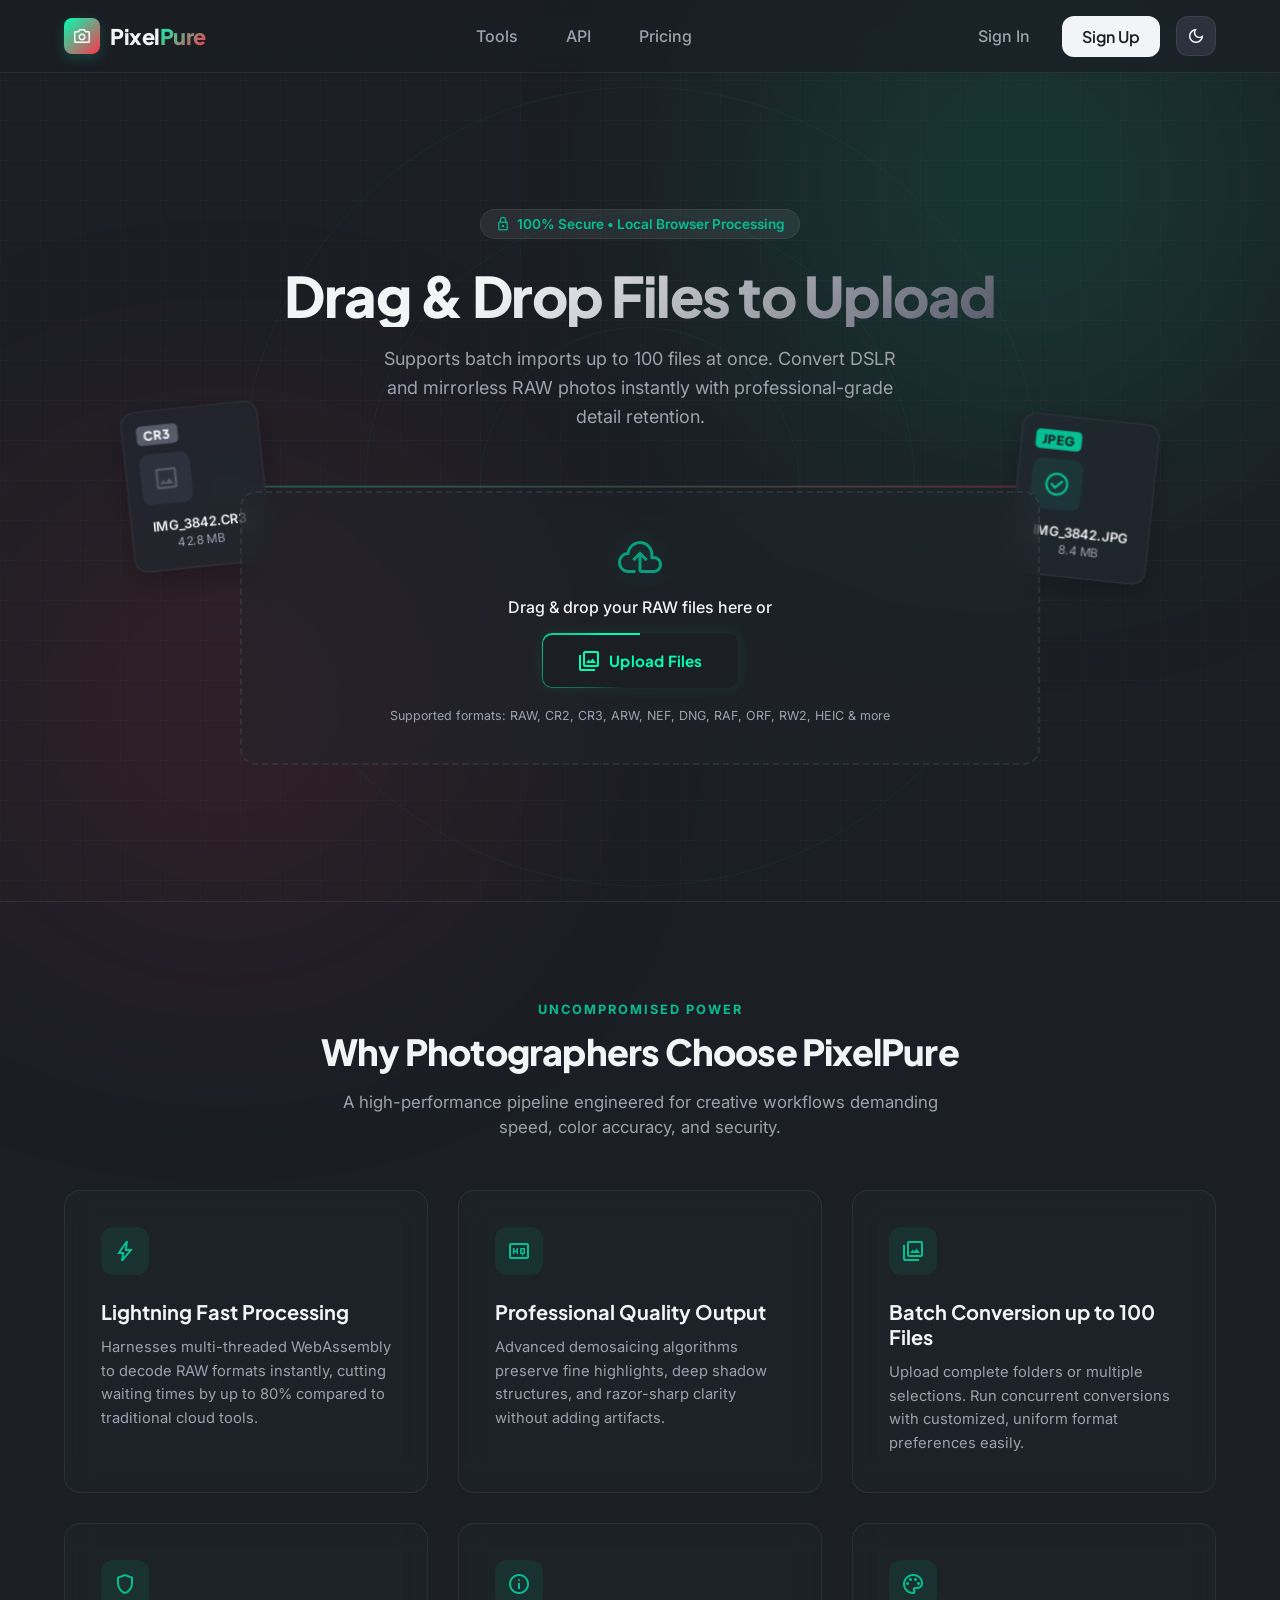
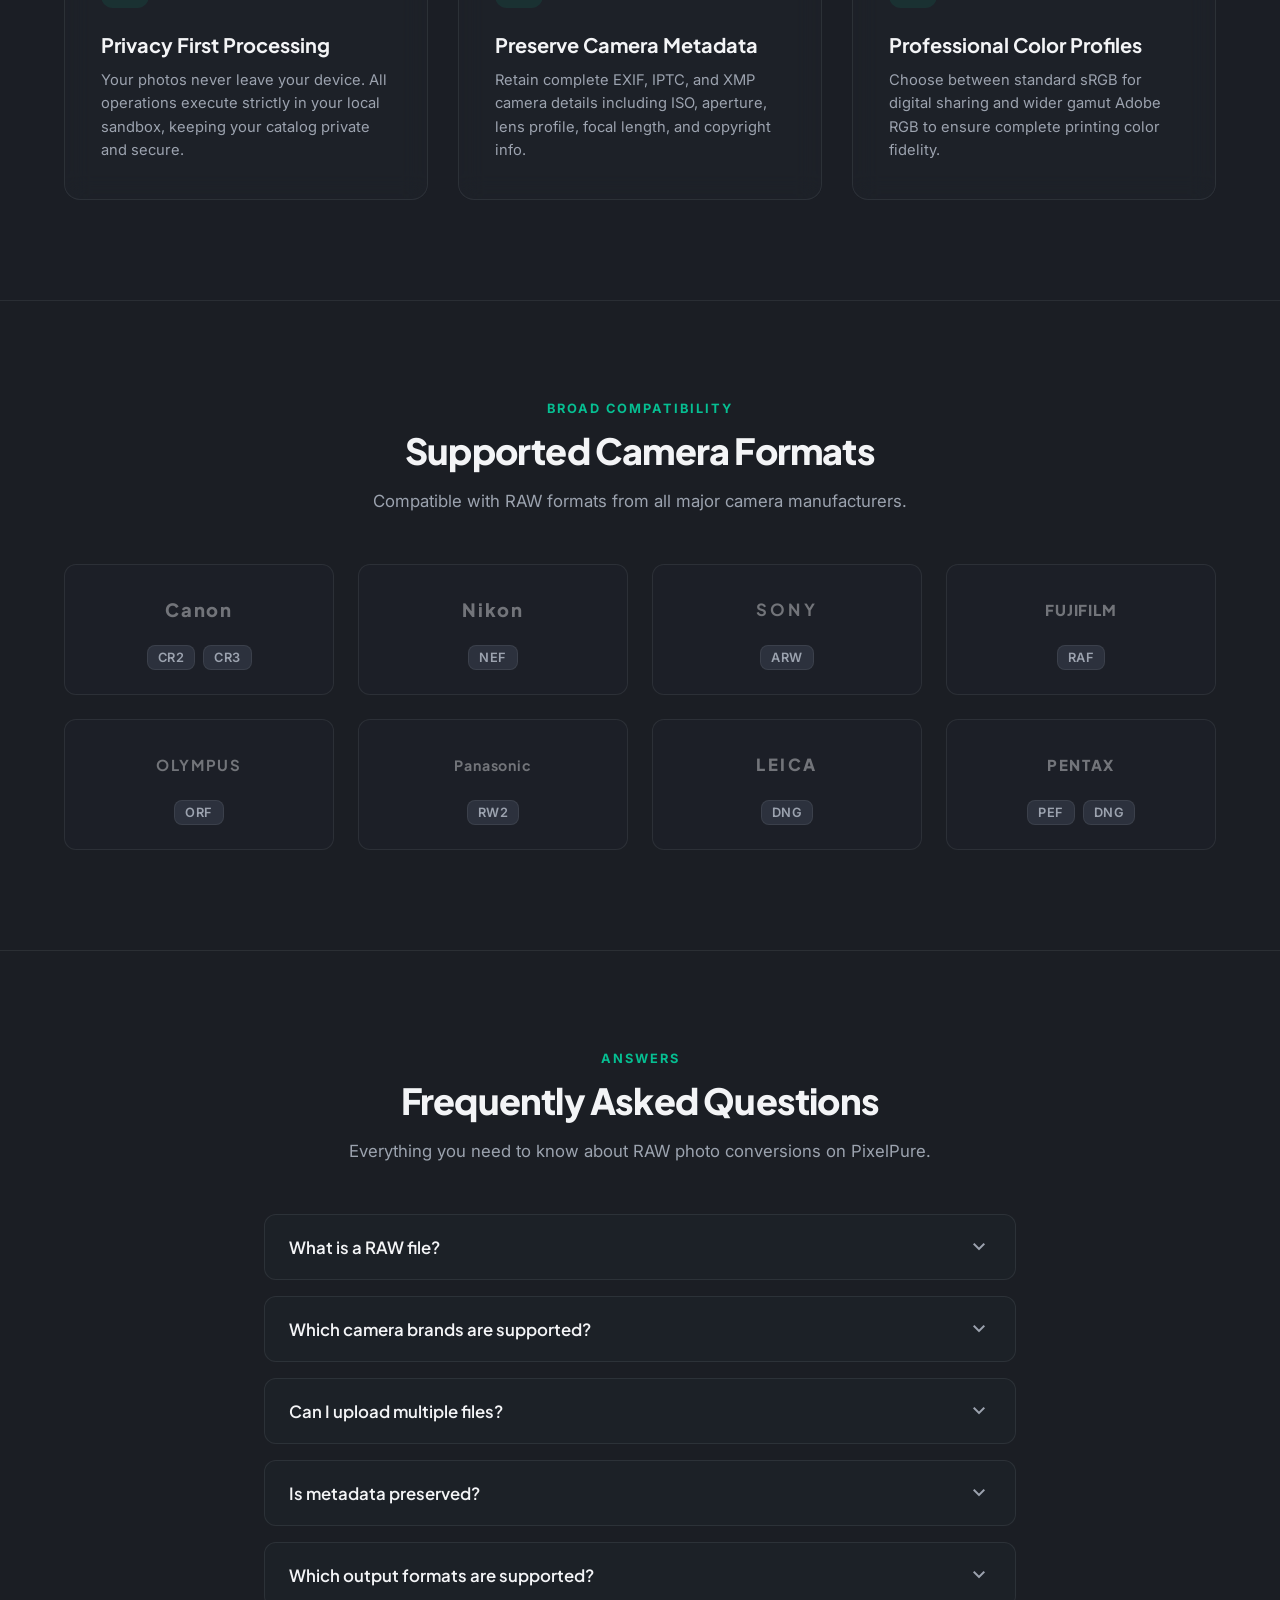
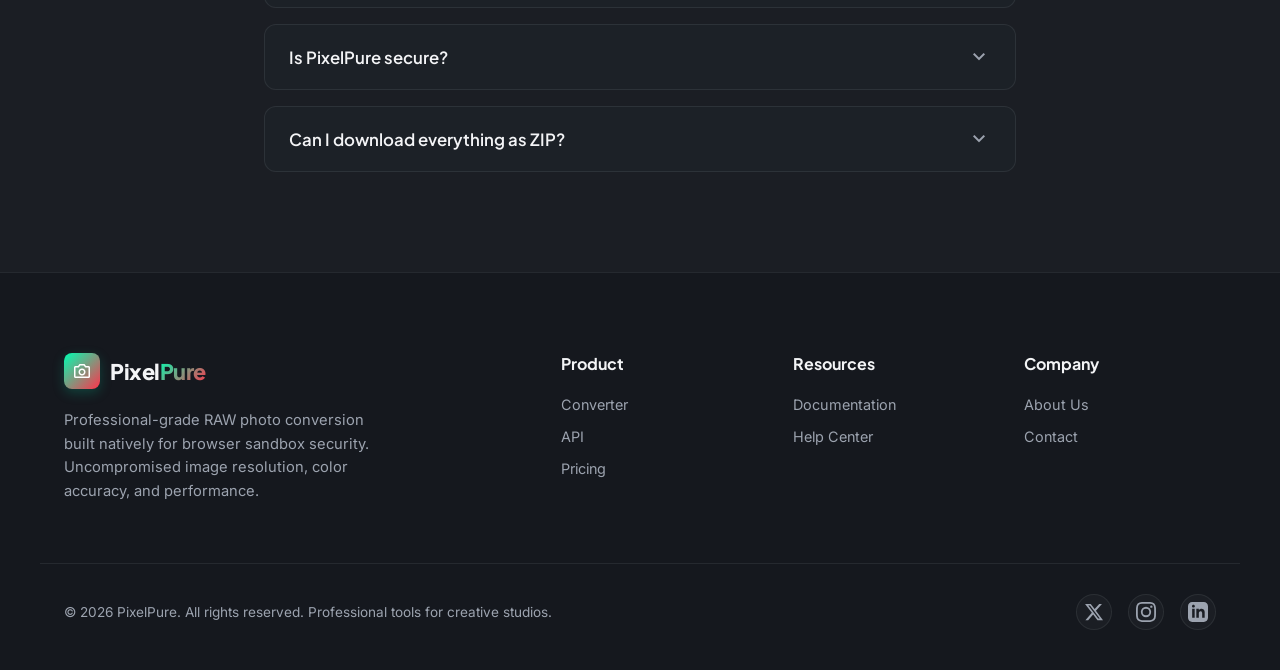
<file: index.html>
<!DOCTYPE html>
<html lang="en" data-theme="dark">
<head>
  <meta charset="UTF-8">
  <meta name="viewport" content="width=device-width, initial-scale=1.0">
  <title>PixelPure — Premium DSLR RAW Image Converter</title>
  <meta name="description" content="Convert DSLR and mirrorless camera RAW files (CR2, CR3, NEF, ARW, RAF, DNG) into high-quality JPEGs, PNGs, and WEBP. Professional batch processing in-browser.">
  
  <!-- Fonts -->
  <link rel="preconnect" href="https://fonts.googleapis.com">
  <link rel="preconnect" href="https://fonts.gstatic.com" crossorigin>
  <link href="https://fonts.googleapis.com/css2?family=Plus+Jakarta+Sans:wght@300;400;500;600;700;800&family=Inter:wght@300;400;500;600;700&display=swap" rel="stylesheet">
  
  <!-- Google Material Symbols (Outlined) -->
  <link rel="stylesheet" href="https://fonts.googleapis.com/css2?family=Material+Symbols+Outlined:opsz,wght,FILL,GRAD@20..48,100..700,0..1,-50..200" />
  
  <!-- Custom Stylesheet -->
  <link rel="stylesheet" href="style.css">
</head>
<body>
  <!-- Decorative Grid & Atmospheric Glow -->
  <div class="bg-grid"></div>
  <div class="glow-orb orb-1"></div>
  <div class="glow-orb orb-2"></div>

  <!-- Header -->
  <header class="site-header">
    <div class="header-container container">
      <!-- Left: Logo -->
      <a href="index.html" class="brand-logo">
        <span class="logo-icon">
          <span class="material-symbols-outlined">photo_camera</span>
        </span>
        <span class="logo-text">Pixel<span class="logo-accent">Pure</span></span>
      </a>

      <!-- Center Nav -->
      <nav class="main-nav" aria-label="Main Navigation">
        <ul class="nav-list">
          <li><a href="#features" class="nav-link">Tools</a></li>
          <li><a href="#formats" class="nav-link">API</a></li>
          <li><a href="#faq" class="nav-link">Pricing</a></li>
        </ul>
      </nav>

      <!-- Right Actions -->
      <div class="header-actions">
        <a href="#" class="btn-text">Sign In</a>
        <a href="#" class="btn-nav-signup">Sign Up</a>
        <button id="theme-toggle" class="theme-toggle-btn" aria-label="Toggle visual theme">
          <span class="material-symbols-outlined dark-icon">dark_mode</span>
          <span class="material-symbols-outlined light-icon">light_mode</span>
        </button>
      </div>
    </div>
  </header>

  <!-- Hero Section -->
  <section class="hero-section">
    <div class="hero-container container">
      <!-- Centered Content & Upload Area -->
      <div class="hero-content">
        <div class="badge-trust">
          <span class="material-symbols-outlined">lock</span>
          <span>100% Secure • Local Browser Processing</span>
        </div>
        <h1 class="hero-title text-center">Drag & Drop Files to Upload</h1>
        <p class="hero-subtitle text-center">Supports batch imports up to 100 files at once. Convert DSLR and mirrorless RAW photos instantly with professional-grade detail retention.</p>
        
        <!-- Upload Box Area (Full width) -->
        <div id="dropzone" class="upload-dropzone full-width-dropzone">
          <div class="dropzone-inner">
            <span class="material-symbols-outlined upload-icon-glow">cloud_upload</span>
            <p class="dropzone-text">Drag & drop your RAW files here or</p>
            <input type="file" id="file-input" class="hidden-file-input" multiple accept=".raw,.cr2,.cr3,.arw,.raf,.nef,.dng,.orf,.rw2,.jpg,.jpeg,.png,.webp,.svg,.heic">
            
            <!-- Neon Glowing CTA wrapper -->
            <div class="neon-btn-wrapper">
              <button type="button" id="browse-trigger" class="btn-primary">
                <span class="material-symbols-outlined">photo_library</span>
                <span>Upload Files</span>
              </button>
            </div>
            
            <p class="file-limits">Supported formats: RAW, CR2, CR3, ARW, NEF, DNG, RAF, ORF, RW2, HEIC & more</p>
          </div>
        </div>
      </div>

      <!-- Background Animated conversion visual (seamlessly behind content) -->
      <div class="hero-visual">
        <div class="conversion-visual-container bg-glow-visual">
          <div class="pulse-ring ring-1"></div>
          <div class="pulse-ring ring-2"></div>
          <div class="pulse-ring ring-3"></div>

          <!-- Format Card 1 (Input) - Floating Left -->
          <div class="visual-card card-input">
            <div class="card-format-badge">CR3</div>
            <div class="card-icon-container">
              <span class="material-symbols-outlined">image</span>
            </div>
            <div class="card-meta">
              <span class="card-filename">IMG_3842.CR3</span>
              <span class="card-filesize">42.8 MB</span>
            </div>
          </div>

          <!-- Stretched Connecting Line behind dropzone -->
          <div class="conversion-flow-line">
            <div class="flow-pulse"></div>
          </div>

          <!-- Format Card 2 (Output) - Floating Right -->
          <div class="visual-card card-output">
            <div class="card-format-badge badge-success">JPEG</div>
            <div class="card-icon-container container-success">
              <span class="material-symbols-outlined text-success">check_circle</span>
            </div>
            <div class="card-meta">
              <span class="card-filename">IMG_3842.JPG</span>
              <span class="card-filesize">8.4 MB</span>
            </div>
          </div>
        </div>
      </div>
    </div>
  </section>

  <!-- Feature Section: Why Photographers Choose PixelPure -->
  <section id="features" class="features-section scroll-reveal">
    <div class="container">
      <div class="section-header text-center">
        <span class="sub-heading">Uncompromised Power</span>
        <h2 class="section-title-alt">Why Photographers Choose PixelPure</h2>
        <p class="section-description">A high-performance pipeline engineered for creative workflows demanding speed, color accuracy, and security.</p>
      </div>

      <div class="features-grid">
        <!-- Card 1 -->
        <div class="feature-card">
          <div class="feature-icon-wrapper">
            <span class="material-symbols-outlined">bolt</span>
          </div>
          <h3 class="feature-card-title">Lightning Fast Processing</h3>
          <p class="feature-card-text">Harnesses multi-threaded WebAssembly to decode RAW formats instantly, cutting waiting times by up to 80% compared to traditional cloud tools.</p>
        </div>

        <!-- Card 2 -->
        <div class="feature-card">
          <div class="feature-icon-wrapper">
            <span class="material-symbols-outlined">high_quality</span>
          </div>
          <h3 class="feature-card-title">Professional Quality Output</h3>
          <p class="feature-card-text">Advanced demosaicing algorithms preserve fine highlights, deep shadow structures, and razor-sharp clarity without adding artifacts.</p>
        </div>

        <!-- Card 3 -->
        <div class="feature-card">
          <div class="feature-icon-wrapper">
            <span class="material-symbols-outlined">photo_library</span>
          </div>
          <h3 class="feature-card-title">Batch Conversion up to 100 Files</h3>
          <p class="feature-card-text">Upload complete folders or multiple selections. Run concurrent conversions with customized, uniform format preferences easily.</p>
        </div>

        <!-- Card 4 -->
        <div class="feature-card">
          <div class="feature-icon-wrapper">
            <span class="material-symbols-outlined">shield</span>
          </div>
          <h3 class="feature-card-title">Privacy First Processing</h3>
          <p class="feature-card-text">Your photos never leave your device. All operations execute strictly in your local sandbox, keeping your catalog private and secure.</p>
        </div>

        <!-- Card 5 -->
        <div class="feature-card">
          <div class="feature-icon-wrapper">
            <span class="material-symbols-outlined">info</span>
          </div>
          <h3 class="feature-card-title">Preserve Camera Metadata</h3>
          <p class="feature-card-text">Retain complete EXIF, IPTC, and XMP camera details including ISO, aperture, lens profile, focal length, and copyright info.</p>
        </div>

        <!-- Card 6 -->
        <div class="feature-card">
          <div class="feature-icon-wrapper">
            <span class="material-symbols-outlined">palette</span>
          </div>
          <h3 class="feature-card-title">Professional Color Profiles</h3>
          <p class="feature-card-text">Choose between standard sRGB for digital sharing and wider gamut Adobe RGB to ensure complete printing color fidelity.</p>
        </div>
      </div>
    </div>
  </section>

  <!-- Supported Camera Formats Section -->
  <section id="formats" class="formats-section scroll-reveal">
    <div class="container">
      <div class="section-header text-center">
        <span class="sub-heading">Broad Compatibility</span>
        <h2 class="section-title-alt">Supported Camera Formats</h2>
        <p class="section-description">Compatible with RAW formats from all major camera manufacturers.</p>
      </div>

      <div class="brands-grid">
        <!-- Canon -->
        <div class="brand-card">
          <div class="brand-logo-svg">
            <svg viewBox="0 0 120 40" width="100" height="35" class="brand-svg">
              <text x="50%" y="60%" dominant-baseline="middle" text-anchor="middle" font-family="'Plus Jakarta Sans', sans-serif" font-weight="800" font-size="22" letter-spacing="2">Canon</text>
            </svg>
          </div>
          <div class="brand-formats">
            <span class="format-tag">CR2</span>
            <span class="format-tag">CR3</span>
          </div>
        </div>

        <!-- Nikon -->
        <div class="brand-card">
          <div class="brand-logo-svg">
            <svg viewBox="0 0 120 40" width="100" height="35" class="brand-svg">
              <text x="50%" y="60%" dominant-baseline="middle" text-anchor="middle" font-family="'Plus Jakarta Sans', sans-serif" font-weight="800" font-size="22" letter-spacing="2">Nikon</text>
            </svg>
          </div>
          <div class="brand-formats">
            <span class="format-tag">NEF</span>
          </div>
        </div>

        <!-- Sony -->
        <div class="brand-card">
          <div class="brand-logo-svg">
            <svg viewBox="0 0 120 40" width="100" height="35" class="brand-svg">
              <text x="50%" y="60%" dominant-baseline="middle" text-anchor="middle" font-family="'Plus Jakarta Sans', sans-serif" font-weight="700" font-size="20" letter-spacing="4">SONY</text>
            </svg>
          </div>
          <div class="brand-formats">
            <span class="format-tag">ARW</span>
          </div>
        </div>

        <!-- Fujifilm -->
        <div class="brand-card">
          <div class="brand-logo-svg">
            <svg viewBox="0 0 120 40" width="100" height="35" class="brand-svg">
              <text x="50%" y="60%" dominant-baseline="middle" text-anchor="middle" font-family="'Plus Jakarta Sans', sans-serif" font-weight="800" font-size="18" letter-spacing="1">FUJIFILM</text>
            </svg>
          </div>
          <div class="brand-formats">
            <span class="format-tag">RAF</span>
          </div>
        </div>

        <!-- Olympus -->
        <div class="brand-card">
          <div class="brand-logo-svg">
            <svg viewBox="0 0 120 40" width="100" height="35" class="brand-svg">
              <text x="50%" y="60%" dominant-baseline="middle" text-anchor="middle" font-family="'Plus Jakarta Sans', sans-serif" font-weight="700" font-size="18" letter-spacing="2">OLYMPUS</text>
            </svg>
          </div>
          <div class="brand-formats">
            <span class="format-tag">ORF</span>
          </div>
        </div>

        <!-- Panasonic -->
        <div class="brand-card">
          <div class="brand-logo-svg">
            <svg viewBox="0 0 120 40" width="100" height="35" class="brand-svg">
              <text x="50%" y="60%" dominant-baseline="middle" text-anchor="middle" font-family="'Plus Jakarta Sans', sans-serif" font-weight="700" font-size="17" letter-spacing="1">Panasonic</text>
            </svg>
          </div>
          <div class="brand-formats">
            <span class="format-tag">RW2</span>
          </div>
        </div>

        <!-- Leica -->
        <div class="brand-card">
          <div class="brand-logo-svg">
            <svg viewBox="0 0 120 40" width="100" height="35" class="brand-svg">
              <text x="50%" y="60%" dominant-baseline="middle" text-anchor="middle" font-family="'Plus Jakarta Sans', sans-serif" font-weight="800" font-size="20" letter-spacing="3">LEICA</text>
            </svg>
          </div>
          <div class="brand-formats">
            <span class="format-tag">DNG</span>
          </div>
        </div>

        <!-- Pentax & Universal DNG -->
        <div class="brand-card">
          <div class="brand-logo-svg">
            <svg viewBox="0 0 120 40" width="100" height="35" class="brand-svg">
              <text x="50%" y="60%" dominant-baseline="middle" text-anchor="middle" font-family="'Plus Jakarta Sans', sans-serif" font-weight="800" font-size="18" letter-spacing="2">PENTAX</text>
            </svg>
          </div>
          <div class="brand-formats">
            <span class="format-tag">PEF</span>
            <span class="format-tag">DNG</span>
          </div>
        </div>
      </div>
    </div>
  </section>

  <!-- FAQ Section -->
  <section id="faq" class="faq-section scroll-reveal">
    <div class="container max-width-md">
      <div class="section-header text-center">
        <span class="sub-heading">Answers</span>
        <h2 class="section-title-alt">Frequently Asked Questions</h2>
        <p class="section-description">Everything you need to know about RAW photo conversions on PixelPure.</p>
      </div>

      <div class="faq-accordion" role="presentation">
        <!-- Q1 -->
        <div class="faq-item">
          <button class="faq-trigger" aria-expanded="false" aria-controls="faq-ans-1">
            <span class="faq-question">What is a RAW file?</span>
            <span class="material-symbols-outlined faq-icon">expand_more</span>
          </button>
          <div id="faq-ans-1" class="faq-content" role="region" aria-hidden="true">
            <div class="faq-content-inner">
              <p>A RAW file contains minimally processed data from the image sensor of a digital camera. RAW files are uncompressed and capture the maximum amount of detail, dynamic range, and color information possible, which gives photographers total control during editing but results in large file sizes that need conversion to be easily shared.</p>
            </div>
          </div>
        </div>

        <!-- Q2 -->
        <div class="faq-item">
          <button class="faq-trigger" aria-expanded="false" aria-controls="faq-ans-2">
            <span class="faq-question">Which camera brands are supported?</span>
            <span class="material-symbols-outlined faq-icon">expand_more</span>
          </button>
          <div id="faq-ans-2" class="faq-content" role="region" aria-hidden="true">
            <div class="faq-content-inner">
              <p>PixelPure supports all major camera brands and formats including Canon (CR2, CR3), Nikon (NEF), Sony (ARW), Fujifilm (RAF), Olympus (ORF), Panasonic (RW2), Pentax (PEF), and the universal Adobe Digital Negative (DNG) standard.</p>
            </div>
          </div>
        </div>

        <!-- Q3 -->
        <div class="faq-item">
          <button class="faq-trigger" aria-expanded="false" aria-controls="faq-ans-3">
            <span class="faq-question">Can I upload multiple files?</span>
            <span class="material-symbols-outlined faq-icon">expand_more</span>
          </button>
          <div id="faq-ans-3" class="faq-content" role="region" aria-hidden="true">
            <div class="faq-content-inner">
              <p>Yes, batch conversion is fully supported. You can select and upload up to 100 RAW files at once. The dashboard allows you to configure conversion settings uniformly across the entire batch or individually.</p>
            </div>
          </div>
        </div>

        <!-- Q4 -->
        <div class="faq-item">
          <button class="faq-trigger" aria-expanded="false" aria-controls="faq-ans-4">
            <span class="faq-question">Is metadata preserved?</span>
            <span class="material-symbols-outlined faq-icon">expand_more</span>
          </button>
          <div id="faq-ans-4" class="faq-content" role="region" aria-hidden="true">
            <div class="faq-content-inner">
              <p>Yes. By default, PixelPure retains all core EXIF, IPTC, and XMP camera details including ISO speed, exposure time, aperture details, lens profiles, capture date, and copyright credentials. You can choose to strip this metadata in the settings sidebar if you prefer privacy.</p>
            </div>
          </div>
        </div>

        <!-- Q5 -->
        <div class="faq-item">
          <button class="faq-trigger" aria-expanded="false" aria-controls="faq-ans-5">
            <span class="faq-question">Which output formats are supported?</span>
            <span class="material-symbols-outlined faq-icon">expand_more</span>
          </button>
          <div id="faq-ans-5" class="faq-content" role="region" aria-hidden="true">
            <div class="faq-content-inner">
              <p>You can convert your RAW images into standard JPEG, lossless PNG, next-gen high-efficiency WEBP, or high-fidelity professional TIFF output files. You can choose your output format in the dashboard sidebar settings.</p>
            </div>
          </div>
        </div>

        <!-- Q6 -->
        <div class="faq-item">
          <button class="faq-trigger" aria-expanded="false" aria-controls="faq-ans-6">
            <span class="faq-question">Is PixelPure secure?</span>
            <span class="material-symbols-outlined faq-icon">expand_more</span>
          </button>
          <div id="faq-ans-6" class="faq-content" role="region" aria-hidden="true">
            <div class="faq-content-inner">
              <p>PixelPure features client-side browser-based execution. Files are processed entirely locally on your processor via WebAssembly. Your photos never touch our servers, meaning there is zero threat of exposure or unpermitted data collection.</p>
            </div>
          </div>
        </div>

        <!-- Q7 -->
        <div class="faq-item">
          <button class="faq-trigger" aria-expanded="false" aria-controls="faq-ans-7">
            <span class="faq-question">Can I download everything as ZIP?</span>
            <span class="material-symbols-outlined faq-icon">expand_more</span>
          </button>
          <div id="faq-ans-7" class="faq-content" role="region" aria-hidden="true">
            <div class="faq-content-inner">
              <p>Absolutely. Once the conversion progress finishes, you can download individual files directly or compile the entire batch of converted images into a compressed ZIP file with a single click.</p>
            </div>
          </div>
        </div>
      </div>
    </div>
  </section>

  <!-- Footer -->
  <footer class="site-footer">
    <div class="footer-container container">
      <!-- Info Column -->
      <div class="footer-info">
        <a href="index.html" class="brand-logo">
          <span class="logo-icon">
            <span class="material-symbols-outlined">photo_camera</span>
          </span>
          <span class="logo-text">Pixel<span class="logo-accent">Pure</span></span>
        </a>
        <p class="footer-description">Professional-grade RAW photo conversion built natively for browser sandbox security. Uncompromised image resolution, color accuracy, and performance.</p>
      </div>

      <!-- Links Grid -->
      <div class="footer-links-grid">
        <div class="footer-column">
          <h4 class="footer-heading">Product</h4>
          <ul class="footer-links">
            <li><a href="#">Converter</a></li>
            <li><a href="#">API</a></li>
            <li><a href="#">Pricing</a></li>
          </ul>
        </div>
        <div class="footer-column">
          <h4 class="footer-heading">Resources</h4>
          <ul class="footer-links">
            <li><a href="#">Documentation</a></li>
            <li><a href="#">Help Center</a></li>
          </ul>
        </div>
        <div class="footer-column">
          <h4 class="footer-heading">Company</h4>
          <ul class="footer-links">
            <li><a href="#">About Us</a></li>
            <li><a href="#">Contact</a></li>
          </ul>
        </div>
      </div>
    </div>

    <!-- Bottom footer -->
    <div class="footer-bottom container">
      <div class="footer-copyright">
        &copy; 2026 PixelPure. All rights reserved. Professional tools for creative studios.
      </div>
      <div class="footer-socials">
        <a href="#" class="social-link" aria-label="Follow us on X">
          <svg viewBox="0 0 24 24" width="20" height="20" fill="currentColor">
            <path d="M18.244 2.25h3.308l-7.227 8.26 8.502 11.24H16.17l-5.214-6.817L4.99 21.75H1.68l7.73-8.835L1.254 2.25H8.08l4.713 6.231zm-1.161 17.52h1.833L7.084 4.126H5.117z"/>
          </svg>
        </a>
        <a href="#" class="social-link" aria-label="Follow us on Instagram">
          <svg viewBox="0 0 24 24" width="20" height="20" fill="currentColor">
            <path d="M12 2.163c3.204 0 3.584.012 4.85.07 3.252.148 4.771 1.691 4.919 4.919.058 1.265.069 1.645.069 4.849 0 3.205-.012 3.584-.069 4.849-.149 3.225-1.664 4.771-4.919 4.919-1.266.058-1.644.07-4.85.07-3.204 0-3.584-.012-4.849-.07-3.26-.149-4.771-1.699-4.919-4.92-.058-1.265-.07-1.644-.07-4.849 0-3.204.013-3.583.07-4.849.149-3.227 1.664-4.771 4.919-4.919 1.266-.057 1.645-.069 4.849-.069zM12 0C8.741 0 8.333.014 7.053.072 2.695.272.273 2.69.073 7.051.014 8.333 0 8.741 0 12c0 3.259.014 3.668.072 4.948.2 4.358 2.618 6.78 6.98 6.98 1.281.058 1.689.072 4.948.072 3.259 0 3.668-.014 4.948-.072 4.354-.2 6.782-2.618 6.979-6.98.059-1.28.073-1.689.073-4.948 0-3.259-.014-3.667-.072-4.947-.196-4.354-2.617-6.78-6.979-6.98C15.668.014 15.259 0 12 0zm0 5.838a6.162 6.162 0 100 12.324 6.162 6.162 0 000-12.324zM12 16a4 4 0 110-8 4 4 0 010 8zm6.406-11.845a1.44 1.44 0 100 2.881 1.44 1.44 0 000-2.881z"/>
          </svg>
        </a>
        <a href="#" class="social-link" aria-label="Follow us on LinkedIn">
          <svg viewBox="0 0 24 24" width="20" height="20" fill="currentColor">
            <path d="M19 0h-14c-2.761 0-5 2.239-5 5v14c0 2.761 2.239 5 5 5h14c2.762 0 5-2.239 5-5v-14c0-2.761-2.238-5-5-5zm-11 19h-3v-11h3v11zm-1.5-12.268c-.966 0-1.75-.79-1.75-1.764s.784-1.764 1.75-1.764 1.75.79 1.75 1.764-.783 1.764-1.75 1.764zm13.5 12.268h-3v-5.604c0-3.368-4-3.113-4 0v5.604h-3v-11h3v1.765c1.396-2.586 7-2.777 7 2.476v6.759z"/>
          </svg>
        </a>
      </div>
    </div>
  </footer>

  <!-- Interactivity Script -->
  <script src="script.js"></script>
</body>
</html>
</file>
<file: style.css>
/* 
  PixelPure CSS Stylesheet
  Design Language: Awwwards Premium, SaaS Minimalist, Photographer-First
  Supports: Dark Mode (Default) & Light Mode
*/

/* --- DESIGN SYSTEM & VARIABLES --- */
:root {
  /* Color Palette - Dark Mode (Default) */
  --bg-deep: #1b1e24;
  --bg-surface: #22262f;
  --bg-surface-elevated: #2c313d;
  --border-color: rgba(228, 232, 239, 0.08);
  --border-glow: rgba(6, 191, 146, 0.2);
  --text-main: #f3f4f6;
  --text-muted: #9ca3af;
  
  --primary-green: #06bf92;
  --primary-green-glow: rgba(6, 191, 146, 0.4);
  --slate-gray: #575b6a;
  --accent-coral: #fd5b45;
  --accent-blue: #066afa;
  
  --danger-red: #ef4444;
  --success-green: #10b981;
  --warning-amber: #f59e0b;
  
  /* Contrast and Vibrancy Green-to-Red Brand Gradient */
  --brand-gradient: linear-gradient(135deg, #00FFB2 0%, #FF334B 100%);
  
  /* Fonts */
  --font-headings: 'Plus Jakarta Sans', 'Inter', -apple-system, sans-serif;
  --font-body: 'Inter', -apple-system, sans-serif;
  
  /* Spacing & Borders */
  --radius-sm: 8px;
  --radius-md: 12px;
  --radius-lg: 16px;
  --radius-xl: 24px;
  --radius-circle: 50%;
  
  --transition-fast: 0.2s cubic-bezier(0.4, 0, 0.2, 1);
  --transition-normal: 0.3s cubic-bezier(0.4, 0, 0.2, 1);
  --transition-slow: 0.5s cubic-bezier(0.4, 0, 0.2, 1);
  
  --shadow-sm: 0 2px 8px rgba(0, 0, 0, 0.15);
  --shadow-md: 0 8px 24px rgba(0, 0, 0, 0.25);
  --shadow-lg: 0 16px 40px rgba(0, 0, 0, 0.35);
  --shadow-glow: 0 0 24px var(--primary-green-glow);
  
  --grid-line-color: rgba(255, 255, 255, 0.02);
}

/* Light Theme Variables */
[data-theme="light"] {
  --bg-deep: #f7f9fc;
  --bg-surface: #ffffff;
  --bg-surface-elevated: #f0f3f8;
  --border-color: #e4e8ef;
  --border-glow: rgba(6, 191, 146, 0.15);
  --text-main: #1b1e24;
  --text-muted: #6b7280;
  
  --primary-green: #06bf92;
  --primary-green-glow: rgba(6, 191, 146, 0.25);
  --slate-gray: #7b809a;
  --accent-coral: #fd5b45;
  --accent-blue: #066afa;
  
  --shadow-sm: 0 2px 8px rgba(0, 0, 0, 0.04);
  
  /* Contrast and Vibrancy Green-to-Red Brand Gradient for Light Theme */
  --brand-gradient: linear-gradient(135deg, #00C887 0%, #E02B3F 100%);
  --shadow-md: 0 8px 24px rgba(27, 30, 36, 0.08);
  --shadow-lg: 0 16px 40px rgba(27, 30, 36, 0.12);
  --shadow-glow: 0 0 20px rgba(6, 191, 146, 0.3);
  
  --grid-line-color: rgba(27, 30, 36, 0.03);
}

/* --- RESET & BASE STYLES --- */
* {
  margin: 0;
  padding: 0;
  box-sizing: border-box;
  -webkit-font-smoothing: antialiased;
  -moz-osx-font-smoothing: grayscale;
}

html {
  font-size: 16px;
  scroll-behavior: smooth;
  background-color: var(--bg-deep);
  color: var(--text-main);
  font-family: var(--font-body);
}

body {
  min-height: 100vh;
  overflow-x: hidden;
  position: relative;
  display: flex;
  flex-direction: column;
}

body.dashboard-body {
  height: 100vh;
  overflow: hidden;
}

a {
  color: inherit;
  text-decoration: none;
}

button {
  font-family: inherit;
  font-size: inherit;
  background: none;
  border: none;
  cursor: pointer;
  outline: none;
}

ul {
  list-style: none;
}

.container {
  width: 100%;
  max-width: 1200px;
  margin: 0 auto;
  padding: 0 24px;
}

.container-fluid {
  width: 100%;
  padding: 0 24px;
}

.max-width-md {
  max-width: 800px;
}

.text-center {
  text-align: center;
}

.hidden {
  display: none !important;
}

/* --- DECORATIVE BACKGROUND ELEMENTS --- */
.bg-grid {
  position: fixed;
  top: 0;
  left: 0;
  right: 0;
  bottom: 0;
  z-index: -2;
  background-size: 40px 40px;
  background-image: 
    linear-gradient(to right, var(--grid-line-color) 1px, transparent 1px),
    linear-gradient(to bottom, var(--grid-line-color) 1px, transparent 1px);
  pointer-events: none;
}

.glow-orb {
  position: fixed;
  border-radius: var(--radius-circle);
  filter: blur(140px);
  z-index: -1;
  pointer-events: none;
  opacity: 0.38; /* Increased opacity for richer backdrop saturation */
  transition: opacity var(--transition-slow);
}

[data-theme="light"] .glow-orb {
  opacity: 0.18; /* Saturated subtle color overlay for light mode */
}

.orb-1 {
  width: 50vw;
  height: 50vw;
  top: -15%;
  right: -5%;
  background: radial-gradient(circle, #00FFB2 0%, rgba(0,255,178,0.15) 45%, transparent 80%);
  animation: floatOrb1 20s infinite alternate ease-in-out;
}

.orb-2 {
  width: 45vw;
  height: 45vw;
  bottom: -10%;
  left: -5%;
  background: radial-gradient(circle, #FF334B 0%, rgba(255,51,75,0.15) 45%, transparent 85%);
  animation: floatOrb2 25s infinite alternate ease-in-out;
}

@keyframes floatOrb1 {
  0% { transform: translate(0, 0) scale(1); }
  100% { transform: translate(-50px, 40px) scale(1.1); }
}

@keyframes floatOrb2 {
  0% { transform: translate(0, 0) scale(1); }
  100% { transform: translate(40px, -60px) scale(1.15); }
}

/* --- PREMIUM COMMON COMPONENT STYLES --- */

/* Scroll Triggered Reveals */
.scroll-reveal {
  opacity: 0;
  transform: translateY(30px);
  transition: opacity 0.8s cubic-bezier(0.2, 0.8, 0.2, 1), transform 0.8s cubic-bezier(0.2, 0.8, 0.2, 1);
}

.scroll-reveal.revealed {
  opacity: 1;
  transform: translateY(0);
}

/* Glassmorphism Cards */
.glass-panel {
  background: rgba(34, 38, 47, 0.6);
  backdrop-filter: blur(12px);
  -webkit-backdrop-filter: blur(12px);
  border: 1px solid var(--border-color);
  box-shadow: var(--shadow-md);
  border-radius: var(--radius-md);
}

[data-theme="light"] .glass-panel {
  background: rgba(255, 255, 255, 0.7);
}

/* Buttons */
.btn-primary {
  background-color: var(--primary-green);
  color: #1b1e24;
  font-family: var(--font-headings);
  font-weight: 600;
  padding: 14px 28px;
  border-radius: var(--radius-md);
  box-shadow: var(--shadow-sm);
  display: inline-flex;
  align-items: center;
  gap: 8px;
  transition: transform var(--transition-fast), background-color var(--transition-fast), box-shadow var(--transition-fast);
}

.btn-primary:hover {
  background-color: #05ae84;
  transform: translateY(-2px);
  box-shadow: var(--shadow-glow);
}

.btn-primary:active {
  transform: translateY(0);
}

.btn-primary:disabled {
  background-color: var(--slate-gray);
  color: rgba(255, 255, 255, 0.4);
  transform: none;
  box-shadow: none;
  cursor: not-allowed;
  opacity: 0.5;
}

[data-theme="light"] .btn-primary {
  color: #ffffff;
}

.btn-secondary {
  background-color: var(--bg-surface-elevated);
  color: var(--text-main);
  border: 1px solid var(--border-color);
  font-family: var(--font-headings);
  font-weight: 500;
  padding: 10px 20px;
  border-radius: var(--radius-md);
  display: inline-flex;
  align-items: center;
  gap: 8px;
  transition: background-color var(--transition-fast), border-color var(--transition-fast), transform var(--transition-fast);
}

.btn-secondary:hover:not(:disabled) {
  background-color: var(--border-color);
  border-color: var(--text-muted);
  transform: translateY(-1px);
}

.btn-secondary:disabled {
  opacity: 0.4;
  cursor: not-allowed;
}

.btn-text {
  color: var(--text-muted);
  font-weight: 500;
  transition: color var(--transition-fast);
  padding: 8px 16px;
}

.btn-text:hover {
  color: var(--text-main);
}

/* Badge tags */
.format-tag {
  background-color: var(--bg-surface-elevated);
  border: 1px solid var(--border-color);
  color: var(--text-muted);
  font-size: 0.8rem;
  font-weight: 600;
  padding: 4px 10px;
  border-radius: var(--radius-sm);
  letter-spacing: 0.5px;
}

/* --- EXPERIENCE 01: MARKETING HOMEPAGE --- */

/* Navigation */
.site-header {
  position: sticky;
  top: 0;
  width: 100%;
  z-index: 100;
  background: rgba(27, 30, 36, 0.7);
  backdrop-filter: blur(12px);
  -webkit-backdrop-filter: blur(12px);
  border-bottom: 1px solid var(--border-color);
  transition: background var(--transition-normal);
}

[data-theme="light"] .site-header {
  background: rgba(247, 249, 252, 0.7);
}

.header-container {
  height: 72px;
  display: flex;
  align-items: center;
  justify-content: space-between;
}

.brand-logo {
  display: flex;
  align-items: center;
  gap: 10px;
  font-family: var(--font-headings);
  font-weight: 800;
  font-size: 1.35rem;
  color: var(--text-main);
  letter-spacing: -0.5px;
}

.logo-icon {
  width: 36px;
  height: 36px;
  background: var(--brand-gradient);
  border-radius: var(--radius-sm);
  display: flex;
  align-items: center;
  justify-content: center;
  color: #ffffff;
  box-shadow: 0 4px 12px rgba(6, 191, 146, 0.25);
}

.logo-icon span {
  font-size: 20px;
}

.logo-accent {
  background: var(--brand-gradient);
  -webkit-background-clip: text;
  -webkit-text-fill-color: transparent;
}

.main-nav {
  display: flex;
}

.nav-list {
  display: flex;
  gap: 8px;
}

.nav-link {
  color: var(--text-muted);
  font-weight: 500;
  padding: 8px 20px;
  border-radius: var(--radius-sm);
  transition: color var(--transition-fast), background-color var(--transition-fast);
}

.nav-link:hover {
  color: var(--text-main);
  background-color: var(--border-color);
}

.header-actions {
  display: flex;
  align-items: center;
  gap: 16px;
}

.btn-nav-signup {
  background-color: var(--text-main);
  color: var(--bg-deep);
  font-family: var(--font-headings);
  font-weight: 600;
  padding: 10px 20px;
  border-radius: var(--radius-md);
  transition: transform var(--transition-fast), opacity var(--transition-fast);
}

.btn-nav-signup:hover {
  transform: translateY(-1px);
  opacity: 0.95;
}

/* Theme Toggle Button */
.theme-toggle-btn {
  width: 40px;
  height: 40px;
  border-radius: var(--radius-md);
  background-color: var(--bg-surface-elevated);
  border: 1px solid var(--border-color);
  color: var(--text-main);
  display: flex;
  align-items: center;
  justify-content: center;
  transition: background-color var(--transition-fast), color var(--transition-fast), transform var(--transition-fast);
}

.theme-toggle-btn:hover {
  background-color: var(--border-color);
  transform: scale(1.05);
}

.theme-toggle-btn span {
  font-size: 20px;
}

/* Theme toggle switches showing icons appropriately based on attribute */
html[data-theme="dark"] .light-icon { display: none; }
html[data-theme="dark"] .dark-icon { display: block; }
html[data-theme="light"] .light-icon { display: block; }
html[data-theme="light"] .dark-icon { display: none; }

/* --- HERO SECTION --- */
.hero-section {
  padding: 60px 0;
  position: relative;
  overflow: hidden;
  flex-grow: 1;
  display: flex;
  align-items: center;
  min-height: calc(100vh - 72px);
}

.hero-container {
  display: flex;
  flex-direction: column;
  align-items: center;
  justify-content: center;
  text-align: center;
  position: relative;
  width: 100%;
}

.hero-content {
  display: flex;
  flex-direction: column;
  align-items: center;
  justify-content: center;
  width: 100%;
  max-width: 800px;
  z-index: 10; /* Keep centered upload overlay above background animation */
}

.badge-trust {
  display: inline-flex;
  align-items: center;
  gap: 6px;
  background-color: var(--border-color);
  border: 1px solid var(--border-color);
  color: var(--primary-green);
  font-size: 0.85rem;
  font-weight: 600;
  padding: 6px 14px;
  border-radius: 50px;
  width: fit-content;
  margin-bottom: 24px;
}

.badge-trust span.material-symbols-outlined {
  font-size: 16px;
}

.hero-title {
  font-family: var(--font-headings);
  font-weight: 800;
  font-size: 3.5rem;
  line-height: 1.15;
  letter-spacing: -1.5px;
  margin-bottom: 18px;
  background: linear-gradient(135deg, var(--text-main) 30%, var(--slate-gray) 100%);
  -webkit-background-clip: text;
  -webkit-text-fill-color: transparent;
}

[data-theme="light"] .hero-title {
  background: linear-gradient(135deg, #1b1e24 50%, #575b6a 100%);
  -webkit-background-clip: text;
  -webkit-text-fill-color: transparent;
}

.hero-subtitle {
  font-size: 1.125rem;
  line-height: 1.6;
  color: var(--text-muted);
  margin-bottom: 36px;
  max-width: 520px;
}

/* Upload Area Dropzone */
.upload-dropzone {
  border: 2px dashed var(--border-color);
  background: rgba(34, 38, 47, 0.4);
  backdrop-filter: blur(12px);
  -webkit-backdrop-filter: blur(12px);
  border-radius: var(--radius-lg);
  padding: 40px;
  text-align: center;
  transition: border-color var(--transition-normal), background-color var(--transition-normal);
  position: relative;
  overflow: hidden;
}

.full-width-dropzone {
  width: 100%;
  max-width: 800px;
  margin-top: 24px;
}

/* Animated Neon Stroke Button Wrapper */
.neon-btn-wrapper {
  --btn-neon-color: #00FFB2; /* Subtle single-color neon green */
  position: relative;
  padding: 1.5px; /* Stroke border thickness */
  border-radius: 10px; /* Refined compact border radius */
  overflow: hidden;
  display: inline-flex;
  z-index: 1;
  background: transparent;
  box-shadow: 0 0 16px rgba(0, 255, 178, 0.1);
  transition: box-shadow var(--transition-normal), transform var(--transition-normal);
}

[data-theme="light"] .neon-btn-wrapper {
  --btn-neon-color: #00C887; /* Deeper neon green for high contrast on light background */
}

.neon-btn-wrapper::before {
  content: '';
  position: absolute;
  top: -50%;
  left: -50%;
  width: 200%;
  height: 200%;
  background: conic-gradient(
    from 0deg,
    transparent 60%,
    var(--btn-neon-color) 85%,
    var(--btn-neon-color) 100%
  );
  animation: neonStrokeAnim 4s infinite linear;
  z-index: -1;
}

@keyframes neonStrokeAnim {
  0% { transform: rotate(0deg); }
  100% { transform: rotate(360deg); }
}

.neon-btn-wrapper:hover {
  box-shadow: 0 0 24px rgba(6, 191, 146, 0.4); /* Subtle brand green glow */
  transform: translateY(-2px) scale(1.02); /* Clear interactive elevation and lift */
}

.neon-btn-wrapper:hover::before {
  animation-duration: 2s; /* Spin faster on hover */
}

/* Primary Button within the wrapper overrides */
.neon-btn-wrapper .btn-primary {
  background-color: #1b1e24; /* Solid dark interior */
  color: #00FFB2; /* Vibrant text color matching stroke */
  border: none !important;
  box-shadow: none !important;
  border-radius: 9px; /* Slightly offset for border wrap balance */
  font-family: var(--font-headings);
  font-weight: 700;
  font-size: 0.95rem;
  letter-spacing: 0.2px;
  padding: 14px 34px; /* Fine-tuned size and spacing */
  width: 100%;
  height: 100%;
  transition: background-color var(--transition-fast), color var(--transition-fast);
}

[data-theme="light"] .neon-btn-wrapper .btn-primary {
  background-color: #ffffff; /* Solid white interior in light mode */
  color: #00C887; /* Green text in light mode */
}

/* Solid color hover transitions (no gradients, extreme contrast feedback) */
.neon-btn-wrapper:hover .btn-primary {
  background-color: var(--primary-green); /* Solid brand color background */
  color: #1b1e24; /* High-contrast dark text on hover */
}

[data-theme="light"] .neon-btn-wrapper:hover .btn-primary {
  background-color: var(--primary-green); /* Solid brand color background */
  color: #ffffff; /* High-contrast white text on hover */
}

[data-theme="light"] .upload-dropzone {
  background: rgba(255, 255, 255, 0.6);
}

.upload-dropzone.dragover {
  border-color: var(--primary-green);
  background-color: rgba(6, 191, 146, 0.05);
}

.dropzone-inner {
  display: flex;
  flex-direction: column;
  align-items: center;
  gap: 16px;
}

.upload-icon-glow {
  font-size: 48px;
  color: var(--primary-green);
  opacity: 0.8;
  filter: drop-shadow(0 0 10px rgba(6, 191, 146, 0.3));
}

.dropzone-text {
  font-size: 1rem;
  font-weight: 500;
  color: var(--text-main);
}

.hidden-file-input {
  display: none;
}

.cta-pulse {
  position: relative;
  overflow: hidden;
  min-width: 180px;
  justify-content: center;
}

.cta-pulse::after {
  content: '';
  position: absolute;
  top: 50%;
  left: 50%;
  width: 100%;
  height: 100%;
  border-radius: inherit;
  border: 2px solid var(--primary-green);
  transform: translate(-50%, -50%) scale(1);
  opacity: 0;
  animation: ctaPulseAnim 2.5s infinite;
  pointer-events: none;
}

@keyframes ctaPulseAnim {
  0% {
    transform: translate(-50%, -50%) scale(0.95);
    opacity: 0.8;
  }
  100% {
    transform: translate(-50%, -50%) scale(1.15);
    opacity: 0;
  }
}

.file-limits {
  font-size: 0.78rem;
  color: var(--text-muted);
  margin-top: 4px;
}

/* Background Animated conversion visual (seamlessly behind content) */
.hero-visual {
  position: absolute;
  top: 50%;
  left: 50%;
  transform: translate(-50%, -50%);
  width: 100%;
  height: 100%;
  z-index: 1; /* Layered behind dropzone overlay but above orb glow backdrops */
  display: flex;
  align-items: center;
  justify-content: center;
  pointer-events: none; /* Let clicks propagate through to select elements */
}

.conversion-visual-container {
  width: 100%;
  height: 100%;
  position: relative;
  display: flex;
  align-items: center;
  justify-content: center;
  background: none !important; /* Remove separate background panel border box */
  border: none !important; /* Remove container outline border */
  box-shadow: none !important;
  overflow: visible !important; /* Let visual card items float freely beyond bounds */
}

/* Pulsing rings */
.pulse-ring {
  position: absolute;
  border-radius: var(--radius-circle);
  border: 1px solid rgba(6, 191, 146, 0.08);
  top: 50%;
  left: 50%;
  transform: translate(-50%, -50%) scale(1);
  pointer-events: none;
}

.ring-1 {
  width: 320px;
  height: 320px;
  animation: pulseRingAnim 5s infinite linear;
}

.ring-2 {
  width: 550px;
  height: 550px;
  animation: pulseRingAnim 5s infinite linear 1.6s;
}

.ring-3 {
  width: 800px;
  height: 800px;
  animation: pulseRingAnim 5s infinite linear 3.2s;
}

@keyframes pulseRingAnim {
  0% {
    transform: translate(-50%, -50%) scale(0.6);
    opacity: 0.1;
  }
  50% {
    opacity: 0.7;
  }
  100% {
    transform: translate(-50%, -50%) scale(1.1);
    opacity: 0;
  }
}

/* Floating Cards */
.visual-card {
  width: 120px;
  height: 140px;
  background: rgba(34, 38, 47, 0.7);
  backdrop-filter: blur(12px);
  -webkit-backdrop-filter: blur(12px);
  border: 1px solid var(--border-color);
  border-radius: var(--radius-md);
  box-shadow: var(--shadow-md);
  position: absolute;
  display: flex;
  flex-direction: column;
  padding: 12px;
  z-index: 2;
  transition: transform var(--transition-slow);
}

[data-theme="light"] .visual-card {
  background: rgba(255, 255, 255, 0.7);
}

.card-input {
  left: 8%; /* Frame the centered dropzone on left */
  top: 50%;
  transform: translateY(-50%) rotate(-6deg) scale(1.15); /* Scale up visual */
  animation: floatCardInput 8s infinite ease-in-out alternate;
}

.card-output {
  right: 8%; /* Frame the centered dropzone on right */
  top: 52%;
  transform: translateY(-50%) rotate(6deg) scale(1.15); /* Scale up visual */
  animation: floatCardOutput 8s infinite ease-in-out alternate 1.5s;
}

@keyframes floatCardInput {
  0% { transform: translateY(-50%) rotate(-6deg) scale(1.15); }
  100% { transform: translateY(-55%) rotate(-3deg) scale(1.18); }
}

@keyframes floatCardOutput {
  0% { transform: translateY(-50%) rotate(6deg) scale(1.15); }
  100% { transform: translateY(-45%) rotate(8deg) scale(1.18); }
}

.card-format-badge {
  font-family: var(--font-headings);
  font-size: 0.68rem;
  font-weight: 800;
  background-color: var(--slate-gray);
  color: #ffffff;
  padding: 2px 6px;
  border-radius: 4px;
  width: fit-content;
  letter-spacing: 0.5px;
  margin-bottom: 8px;
}

.badge-success {
  background-color: var(--primary-green);
  color: #1b1e24;
}

[data-theme="light"] .badge-success {
  color: #ffffff;
}

.card-icon-container {
  width: 44px;
  height: 44px;
  border-radius: var(--radius-sm);
  background-color: var(--bg-surface-elevated);
  display: flex;
  align-items: center;
  justify-content: center;
  color: var(--slate-gray);
  margin-bottom: 12px;
}

.card-icon-container span {
  font-size: 24px;
}

.container-success {
  background-color: rgba(6, 191, 146, 0.1);
}

.text-success {
  color: var(--primary-green);
}

.card-meta {
  display: flex;
  flex-direction: column;
  gap: 2px;
}

.card-filename {
  font-size: 0.72rem;
  font-weight: 600;
  white-space: nowrap;
  overflow: hidden;
  text-overflow: ellipsis;
}

.card-filesize {
  font-size: 0.65rem;
  color: var(--text-muted);
}

/* Connection line & pulse arrow */
.conversion-flow-line {
  position: absolute;
  width: 70%; /* Stretch across behind centered layout */
  height: 2px;
  background: linear-gradient(90deg, rgba(0, 255, 178, 0.3) 0%, rgba(255, 51, 75, 0.3) 100%);
  z-index: -1;
  pointer-events: none;
}

.flow-pulse {
  position: absolute;
  width: 8px;
  height: 8px;
  border-radius: var(--radius-circle);
  background-color: var(--primary-green);
  box-shadow: 0 0 10px var(--primary-green);
  animation: flowPulseAnim 2.5s infinite linear;
}

@keyframes flowPulseAnim {
  0% { left: 0%; opacity: 0; }
  20% { opacity: 1; }
  80% { opacity: 1; }
  100% { left: 100%; opacity: 0; }
}

.flow-arrow {
  color: var(--primary-green);
  font-size: 16px;
  background-color: var(--bg-deep);
  border-radius: var(--radius-circle);
  padding: 2px;
  border: 1px solid var(--border-color);
  transform: scale(0.9);
}

/* --- SECTIONS COMMON ELEMENTS --- */
.section-header {
  margin-bottom: 50px;
}

.sub-heading {
  color: var(--primary-green);
  font-size: 0.8rem;
  font-weight: 700;
  text-transform: uppercase;
  letter-spacing: 2px;
  margin-bottom: 12px;
  display: block;
}

.section-title-alt {
  font-family: var(--font-headings);
  font-weight: 800;
  font-size: 2.25rem;
  letter-spacing: -0.8px;
  margin-bottom: 16px;
}

.section-description {
  font-size: 1.05rem;
  color: var(--text-muted);
  max-width: 600px;
  margin: 0 auto;
  line-height: 1.5;
}

/* --- WHY CHOOSE PIXELPURE FEATURES SECTION --- */
.features-section {
  padding: 100px 0;
  border-top: 1px solid var(--border-color);
  background: rgba(34, 38, 47, 0.15);
}

[data-theme="light"] .features-section {
  background: rgba(255, 255, 255, 0.3);
}

.features-grid {
  display: grid;
  grid-template-columns: repeat(3, 1fr);
  gap: 30px;
}

.feature-card {
  background: rgba(34, 38, 47, 0.4);
  backdrop-filter: blur(12px);
  -webkit-backdrop-filter: blur(12px);
  border: 1px solid var(--border-color);
  border-radius: var(--radius-lg);
  padding: 36px;
  transition: transform var(--transition-fast), border-color var(--transition-fast), box-shadow var(--transition-fast);
}

[data-theme="light"] .feature-card {
  background: rgba(255, 255, 255, 0.7);
}

.feature-card:hover {
  transform: translateY(-5px);
  border-color: rgba(6, 191, 146, 0.3);
  box-shadow: var(--shadow-md);
}

.feature-icon-wrapper {
  width: 48px;
  height: 48px;
  border-radius: var(--radius-md);
  background: rgba(6, 191, 146, 0.1);
  color: var(--primary-green);
  display: flex;
  align-items: center;
  justify-content: center;
  margin-bottom: 24px;
}

.feature-icon-wrapper span {
  font-size: 24px;
}

.feature-card-title {
  font-family: var(--font-headings);
  font-weight: 700;
  font-size: 1.25rem;
  margin-bottom: 12px;
}

.feature-card-text {
  font-size: 0.92rem;
  line-height: 1.6;
  color: var(--text-muted);
}

/* --- SUPPORTED CAMERA FORMATS --- */
.formats-section {
  padding: 100px 0;
  border-top: 1px solid var(--border-color);
}

.brands-grid {
  display: grid;
  grid-template-columns: repeat(4, 1fr);
  gap: 24px;
}

.brand-card {
  background: rgba(34, 38, 47, 0.3);
  border: 1px solid var(--border-color);
  border-radius: var(--radius-md);
  padding: 24px;
  display: flex;
  flex-direction: column;
  align-items: center;
  gap: 16px;
  transition: border-color var(--transition-fast), background-color var(--transition-fast);
}

[data-theme="light"] .brand-card {
  background: rgba(255, 255, 255, 0.6);
}

.brand-card:hover {
  border-color: var(--slate-gray);
  background: rgba(34, 38, 47, 0.5);
}

[data-theme="light"] .brand-card:hover {
  background: rgba(255, 255, 255, 0.9);
}

.brand-logo-svg {
  display: flex;
  align-items: center;
  justify-content: center;
  height: 40px;
}

.brand-svg {
  fill: var(--text-main);
  opacity: 0.4;
  transition: opacity var(--transition-fast);
}

.brand-card:hover .brand-svg {
  opacity: 0.95;
}

.brand-formats {
  display: flex;
  gap: 8px;
}

/* --- FAQ ACCORDION SECTION --- */
.faq-section {
  padding: 100px 0;
  border-top: 1px solid var(--border-color);
  background: rgba(34, 38, 47, 0.1);
}

.faq-accordion {
  display: flex;
  flex-direction: column;
  gap: 16px;
  margin-top: 40px;
}

.faq-item {
  background: rgba(34, 38, 47, 0.4);
  border: 1px solid var(--border-color);
  border-radius: var(--radius-md);
  overflow: hidden;
  transition: border-color var(--transition-fast);
}

[data-theme="light"] .faq-item {
  background: rgba(255, 255, 255, 0.6);
}

.faq-item:hover {
  border-color: var(--slate-gray);
}

.faq-trigger {
  width: 100%;
  padding: 20px 24px;
  display: flex;
  justify-content: space-between;
  align-items: center;
  text-align: left;
  color: var(--text-main);
  font-family: var(--font-headings);
  font-weight: 600;
  font-size: 1.05rem;
}

.faq-icon {
  color: var(--text-muted);
  transition: transform var(--transition-normal);
}

.faq-item.active {
  border-color: var(--primary-green);
}

.faq-item.active .faq-icon {
  transform: rotate(180deg);
  color: var(--primary-green);
}

.faq-content {
  height: 0;
  overflow: hidden;
  transition: height var(--transition-normal) ease-in-out;
}

.faq-content-inner {
  padding: 0 24px 20px 24px;
  font-size: 0.95rem;
  line-height: 1.6;
  color: var(--text-muted);
}

/* --- FOOTER --- */
.site-footer {
  background-color: #15181e;
  border-top: 1px solid var(--border-color);
  padding: 80px 0 40px 0;
  color: var(--text-muted);
  margin-top: auto;
}

[data-theme="light"] .site-footer {
  background-color: #f0f3f8;
}

.footer-container {
  display: grid;
  grid-template-columns: 1.2fr 1.8fr;
  gap: 60px;
  margin-bottom: 60px;
}

.footer-info {
  display: flex;
  flex-direction: column;
  gap: 20px;
}

.footer-description {
  font-size: 0.92rem;
  line-height: 1.6;
  max-width: 320px;
}

.footer-links-grid {
  display: grid;
  grid-template-columns: repeat(3, 1fr);
  gap: 40px;
}

.footer-heading {
  font-family: var(--font-headings);
  font-weight: 700;
  color: var(--text-main);
  font-size: 1rem;
  margin-bottom: 20px;
}

.footer-links {
  display: flex;
  flex-direction: column;
  gap: 12px;
}

.footer-links a {
  font-size: 0.9rem;
  transition: color var(--transition-fast);
}

.footer-links a:hover {
  color: var(--text-main);
}

.footer-bottom {
  border-top: 1px solid var(--border-color);
  padding-top: 30px;
  display: flex;
  justify-content: space-between;
  align-items: center;
  font-size: 0.85rem;
}

.footer-socials {
  display: flex;
  gap: 16px;
}

.social-link {
  width: 36px;
  height: 36px;
  border-radius: var(--radius-circle);
  background-color: var(--bg-deep);
  border: 1px solid var(--border-color);
  display: flex;
  align-items: center;
  justify-content: center;
  transition: color var(--transition-fast), background-color var(--transition-fast), border-color var(--transition-fast);
}

.social-link:hover {
  color: var(--primary-green);
  background-color: var(--bg-surface-elevated);
  border-color: var(--primary-green);
}

/* --- EXPERIENCE 02: CONVERSION DASHBOARD --- */

/* Header Dashboard adjustment */
.dashboard-header {
  height: 64px;
  background-color: var(--bg-surface);
  border-bottom: 1px solid var(--border-color);
  display: flex;
  align-items: center;
  position: relative;
  z-index: 10;
}

.security-status-badge {
  display: flex;
  align-items: center;
  gap: 6px;
  background-color: rgba(6, 191, 146, 0.06);
  border: 1px solid rgba(6, 191, 146, 0.15);
  color: var(--primary-green);
  font-size: 0.78rem;
  font-weight: 600;
  padding: 6px 12px;
  border-radius: 50px;
}

.security-status-badge span.material-symbols-outlined {
  font-size: 14px;
}

.btn-text-nav {
  display: flex;
  align-items: center;
  gap: 6px;
  font-size: 0.9rem;
  font-weight: 500;
  color: var(--text-muted);
  transition: color var(--transition-fast);
}

.btn-text-nav:hover {
  color: var(--text-main);
}

.btn-text-nav span.material-symbols-outlined {
  font-size: 18px;
}

/* Dashboard App Layout - 2 columns */
.dashboard-layout {
  display: grid;
  grid-template-columns: 1fr 360px;
  height: calc(100vh - 64px);
  position: relative;
}

.dashboard-workspace {
  height: 100%;
  display: flex;
  flex-direction: column;
  overflow-y: auto;
  background-color: var(--bg-deep);
  padding: 24px;
}

/* Toolbar Controls */
.conversion-toolbar {
  background: var(--bg-surface);
  border: 1px solid var(--border-color);
  border-radius: var(--radius-md);
  padding: 12px 20px;
  display: flex;
  align-items: center;
  justify-content: space-between;
  margin-bottom: 16px;
  flex-shrink: 0;
}

.toolbar-left, .toolbar-right {
  display: flex;
  align-items: center;
  gap: 16px;
}

.selection-indicator {
  font-size: 0.85rem;
  color: var(--text-muted);
  font-weight: 500;
}

.conversion-ratio {
  background-color: var(--bg-surface-elevated);
  border: 1px solid var(--border-color);
  color: var(--text-main);
  font-size: 0.82rem;
  font-weight: 700;
  padding: 6px 12px;
  border-radius: var(--radius-sm);
  font-variant-numeric: tabular-nums;
}

/* Custom Checkbox Design */
.custom-checkbox-container {
  display: inline-flex;
  align-items: center;
  cursor: pointer;
  user-select: none;
  position: relative;
}

.custom-checkbox-container input {
  position: absolute;
  opacity: 0;
  cursor: pointer;
  height: 0;
  width: 0;
}

.custom-checkbox {
  height: 18px;
  width: 18px;
  background-color: var(--bg-surface-elevated);
  border: 1.5px solid var(--text-muted);
  border-radius: 4px;
  transition: background-color var(--transition-fast), border-color var(--transition-fast);
  display: inline-block;
  position: relative;
}

.custom-checkbox-container:hover input ~ .custom-checkbox {
  border-color: var(--text-main);
}

.custom-checkbox-container input:checked ~ .custom-checkbox {
  background-color: var(--primary-green);
  border-color: var(--primary-green);
}

.custom-checkbox::after {
  content: "";
  position: absolute;
  display: none;
  left: 5px;
  top: 2px;
  width: 5px;
  height: 8px;
  border: solid #1b1e24;
  border-width: 0 2px 2px 0;
  transform: rotate(45deg);
}

.custom-checkbox-container input:checked ~ .custom-checkbox::after {
  display: block;
}

.checkbox-label {
  margin-left: 8px;
  font-size: 0.9rem;
  font-weight: 500;
}

/* Secondary upload area dropzone */
.dashboard-add-more-zone {
  border: 1.5px dashed var(--border-color);
  background-color: rgba(34, 38, 47, 0.2);
  border-radius: var(--radius-md);
  padding: 16px;
  display: flex;
  align-items: center;
  justify-content: center;
  gap: 12px;
  margin-bottom: 24px;
  flex-shrink: 0;
  transition: border-color var(--transition-fast), background-color var(--transition-fast);
}

.dashboard-add-more-zone.dragover {
  border-color: var(--primary-green);
  background-color: rgba(6, 191, 146, 0.04);
}

.dashboard-add-more-zone span {
  color: var(--primary-green);
  font-size: 22px;
}

.add-more-text {
  font-size: 0.88rem;
  color: var(--text-muted);
}

.browse-link {
  color: var(--primary-green);
  font-weight: 600;
  text-decoration: underline;
  background: none;
  border: none;
  padding: 0;
  font-size: inherit;
}

/* Uploaded Files grid */
.uploaded-files-container {
  flex-grow: 1;
  overflow-y: auto;
  position: relative;
  min-height: 200px;
}

.empty-workspace-state {
  display: flex;
  flex-direction: column;
  align-items: center;
  justify-content: center;
  height: 100%;
  text-align: center;
  color: var(--text-muted);
  gap: 12px;
  padding: 40px 0;
}

.empty-workspace-state .state-icon {
  font-size: 64px;
  opacity: 0.3;
}

.empty-workspace-state h3 {
  font-family: var(--font-headings);
  font-weight: 700;
  color: var(--text-main);
  font-size: 1.25rem;
}

.empty-workspace-state p {
  font-size: 0.92rem;
  max-width: 320px;
}

/* OOUI File Cards Grid */
.files-grid {
  display: grid;
  grid-template-columns: repeat(auto-fill, minmax(220px, 1fr));
  gap: 16px;
  padding-bottom: 20px;
}

.file-card {
  background-color: var(--bg-surface);
  border: 1.5px solid var(--border-color);
  border-radius: var(--radius-md);
  overflow: hidden;
  position: relative;
  display: flex;
  flex-direction: column;
  transition: transform var(--transition-fast), border-color var(--transition-fast), box-shadow var(--transition-fast);
}

.file-card:hover {
  transform: translateY(-2px);
  border-color: var(--slate-gray);
  box-shadow: var(--shadow-sm);
}

.file-card.selected {
  border-color: var(--primary-green);
  box-shadow: 0 0 0 1px var(--primary-green);
}

/* Checkbox top-left overlay */
.file-checkbox-wrapper {
  position: absolute;
  top: 10px;
  left: 10px;
  z-index: 5;
}

/* Thumbnail container */
.file-thumbnail-container {
  width: 100%;
  aspect-ratio: 4/3;
  background-color: var(--bg-surface-elevated);
  position: relative;
  overflow: hidden;
  display: flex;
  align-items: center;
  justify-content: center;
}

.file-thumbnail-container img {
  width: 100%;
  height: 100%;
  object-fit: cover;
  transition: transform var(--transition-slow);
}

.file-card:hover .file-thumbnail-container img {
  transform: scale(1.05);
}

.file-card-placeholder-icon {
  font-size: 40px;
  color: var(--text-muted);
  opacity: 0.3;
}

/* Card details bottom */
.file-info-container {
  padding: 14px;
  display: flex;
  flex-direction: column;
  gap: 10px;
}

.file-details {
  display: flex;
  flex-direction: column;
  gap: 2px;
}

.file-name {
  font-size: 0.85rem;
  font-weight: 600;
  white-space: nowrap;
  overflow: hidden;
  text-overflow: ellipsis;
  color: var(--text-main);
}

.file-meta {
  display: flex;
  align-items: center;
  gap: 6px;
  font-size: 0.72rem;
  font-weight: 500;
  color: var(--text-muted);
}

.file-size-badge {
  font-family: var(--font-body);
}

.file-type-badge {
  background-color: var(--bg-surface-elevated);
  border: 1px solid var(--border-color);
  padding: 1px 5px;
  border-radius: 4px;
  font-weight: 700;
  font-size: 0.65rem;
  letter-spacing: 0.5px;
}

/* Status Indicator Dot/Label */
.file-status-badge {
  display: flex;
  align-items: center;
  gap: 6px;
  font-size: 0.75rem;
  font-weight: 600;
}

.status-dot {
  width: 6px;
  height: 6px;
  border-radius: var(--radius-circle);
}

.status-ready { color: var(--text-muted); }
.status-ready .status-dot { background-color: var(--text-muted); }

.status-processing { color: var(--accent-blue); }
.status-processing .status-dot { 
  background-color: var(--accent-blue); 
  animation: statusPulseAnim 1.2s infinite ease-in-out;
}

.status-complete { color: var(--primary-green); }
.status-complete .status-dot { background-color: var(--primary-green); }

.status-failed { color: var(--danger-red); }
.status-failed .status-dot { background-color: var(--danger-red); }

@keyframes statusPulseAnim {
  0% { transform: scale(0.8); opacity: 0.5; }
  50% { transform: scale(1.2); opacity: 1; }
  100% { transform: scale(0.8); opacity: 0.5; }
}

/* --- CONVERSION SIDEBAR SETTINGS --- */
.dashboard-sidebar {
  border-left: 1px solid var(--border-color);
  background-color: var(--bg-surface);
  display: flex;
  flex-direction: column;
  height: 100%;
  max-height: calc(100vh - 64px); /* Explicit max viewport boundary */
  position: relative;
  z-index: 5;
  overflow: hidden; /* Restrict overflow to scrollable content child */
}

.sidebar-scrollable-content {
  flex-grow: 1;
  overflow-y: auto;
  min-height: 0; /* Flexbox scroll fix key */
  padding: 20px 24px;
  display: flex;
  flex-direction: column;
  gap: 20px; /* Reduced vertical gap for optimized spacing accessibility */
}

.settings-section-header {
  border-bottom: 1px solid var(--border-color);
  padding-bottom: 16px;
}

.sidebar-title {
  font-family: var(--font-headings);
  font-weight: 700;
  font-size: 1.125rem;
  margin-bottom: 4px;
}

.sidebar-subtitle {
  font-size: 0.8rem;
  color: var(--text-muted);
}

.settings-group {
  display: flex;
  flex-direction: column;
  gap: 12px;
}

.settings-group-label {
  font-family: var(--font-headings);
  font-weight: 700;
  font-size: 0.8rem;
  text-transform: uppercase;
  letter-spacing: 0.8px;
  color: var(--text-muted);
}

/* Segmented Buttons */
.segmented-control {
  display: flex;
  background-color: var(--bg-deep);
  border: 1px solid var(--border-color);
  padding: 3px;
  border-radius: var(--radius-md);
  width: 100%;
}

.segmented-btn {
  flex: 1;
  padding: 10px 0;
  font-family: var(--font-headings);
  font-weight: 600;
  font-size: 0.85rem;
  text-align: center;
  border-radius: var(--radius-sm);
  color: var(--text-muted);
  transition: background-color var(--transition-fast), color var(--transition-fast);
}

.segmented-btn:hover:not(.active) {
  color: var(--text-main);
}

.segmented-btn.active {
  background-color: var(--bg-surface-elevated);
  border: 1px solid var(--border-color);
  color: var(--primary-green);
  box-shadow: var(--shadow-sm);
}

/* Preset Cards */
.preset-cards-list {
  display: flex;
  flex-direction: column;
  gap: 10px;
}

.preset-card {
  background-color: var(--bg-deep);
  border: 1.5px solid var(--border-color);
  border-radius: var(--radius-md);
  padding: 14px 16px;
  display: flex;
  align-items: center;
  gap: 14px;
  cursor: pointer;
  transition: border-color var(--transition-fast), background-color var(--transition-fast);
}

.preset-card:hover {
  border-color: var(--slate-gray);
}

.preset-card.active {
  border-color: var(--accent-coral);
  background-color: rgba(253, 91, 69, 0.03);
}

.preset-radio-circle {
  width: 16px;
  height: 16px;
  border-radius: var(--radius-circle);
  border: 2px solid var(--text-muted);
  position: relative;
  flex-shrink: 0;
  transition: border-color var(--transition-fast);
}

.preset-card.active .preset-radio-circle {
  border-color: var(--accent-coral);
}

.preset-card.active .preset-radio-circle::after {
  content: "";
  position: absolute;
  width: 8px;
  height: 8px;
  border-radius: var(--radius-circle);
  background-color: var(--accent-coral);
  top: 50%;
  left: 50%;
  transform: translate(-50%, -50%);
}

.preset-card-meta {
  display: flex;
  flex-direction: column;
  gap: 2px;
}

.preset-title {
  font-family: var(--font-headings);
  font-weight: 600;
  font-size: 0.88rem;
  color: var(--text-main);
}

.preset-desc {
  font-size: 0.75rem;
  color: var(--text-muted);
}

/* Slider Controls */
.slider-header-info {
  display: flex;
  justify-content: space-between;
  align-items: center;
}

.slider-container-wrapper {
  display: flex;
  align-items: center;
  gap: 12px;
}

.slider-limit-label {
  font-size: 0.75rem;
  font-weight: 600;
  color: var(--text-muted);
  width: 16px;
}

.slider-track-wrapper {
  flex-grow: 1;
  position: relative;
  height: 20px;
  display: flex;
  align-items: center;
}

.slider-input-element {
  -webkit-appearance: none;
  width: 100%;
  height: 6px;
  background-color: var(--bg-deep);
  border-radius: 3px;
  outline: none;
  cursor: pointer;
  position: relative;
  z-index: 2;
}

/* Slider thumb override */
.slider-input-element::-webkit-slider-thumb {
  -webkit-appearance: none;
  width: 16px;
  height: 16px;
  border-radius: var(--radius-circle);
  background-color: var(--accent-coral);
  border: 2px solid var(--bg-surface);
  box-shadow: var(--shadow-sm);
  transition: transform var(--transition-fast);
}

.slider-input-element::-webkit-slider-thumb:hover {
  transform: scale(1.2);
}

.slider-fill-bar {
  position: absolute;
  height: 6px;
  left: 0;
  top: 7px;
  background-color: var(--accent-coral);
  border-radius: 3px 0 0 3px;
  pointer-events: none;
  z-index: 1;
}

/* Pro Quality Box */
.quality-info-box {
  background-color: rgba(6, 106, 250, 0.05);
  border: 1px dashed rgba(6, 106, 250, 0.2);
  border-radius: var(--radius-md);
  padding: 12px 16px;
  display: flex;
  gap: 10px;
  align-items: flex-start;
}

.quality-info-box span.info-icon {
  color: var(--accent-blue);
  font-size: 18px;
  margin-top: 1px;
}

.info-box-text {
  font-size: 0.78rem;
  line-height: 1.4;
  color: var(--text-muted);
}

.info-box-text strong {
  color: var(--text-main);
}

/* Save Defaults Switch toggle */
.save-defaults-section {
  border-top: 1px solid var(--border-color);
  padding-top: 20px;
  margin-bottom: 12px;
}

.custom-switch-container {
  display: flex;
  align-items: flex-start;
  gap: 12px;
  cursor: pointer;
  position: relative;
  user-select: none;
}

.custom-switch-container input {
  position: absolute;
  opacity: 0;
  width: 0;
  height: 0;
}

.custom-switch-slider {
  width: 36px;
  height: 20px;
  background-color: var(--bg-deep);
  border: 1.5px solid var(--border-color);
  border-radius: 20px;
  display: inline-block;
  position: relative;
  flex-shrink: 0;
  transition: background-color var(--transition-fast), border-color var(--transition-fast);
}

.custom-switch-slider::after {
  content: "";
  position: absolute;
  width: 12px;
  height: 12px;
  border-radius: var(--radius-circle);
  background-color: var(--text-muted);
  top: 2px;
  left: 2px;
  transition: transform var(--transition-fast), background-color var(--transition-fast);
}

.custom-switch-container input:checked ~ .custom-switch-slider {
  background-color: var(--primary-green);
  border-color: var(--primary-green);
}

.custom-switch-container input:checked ~ .custom-switch-slider::after {
  transform: translateX(16px);
  background-color: #1b1e24;
}

.switch-labels {
  display: flex;
  flex-direction: column;
  gap: 2px;
}

.switch-title {
  font-family: var(--font-headings);
  font-weight: 600;
  font-size: 0.88rem;
  color: var(--text-main);
}

.switch-desc {
  font-size: 0.75rem;
  color: var(--text-muted);
}

/* Sticky Bottom Panel */
.sidebar-cta-panel {
  border-top: 1px solid var(--border-color);
  padding: 20px 24px 24px 24px;
  background-color: var(--bg-surface);
  flex-shrink: 0;
}

.btn-block {
  width: 100%;
  justify-content: center;
  padding: 16px;
}

.cta-pulse-glow {
  box-shadow: 0 4px 16px rgba(6, 191, 146, 0.25);
  animation: ctaGlowPulse infinite 3s alternate ease-in-out;
}

@keyframes ctaGlowPulse {
  0% { box-shadow: 0 4px 12px rgba(6, 191, 146, 0.2); }
  100% { box-shadow: 0 4px 24px rgba(6, 191, 146, 0.45); }
}

/* Conversion Progress block state */
.conversion-progress-box {
  display: flex;
  flex-direction: column;
  gap: 8px;
}

.progress-details {
  display: flex;
  justify-content: space-between;
  align-items: center;
  font-size: 0.82rem;
  font-weight: 600;
}

.progress-message {
  color: var(--text-main);
}

.progress-percentage-label {
  color: var(--primary-green);
}

.progress-bar-track {
  width: 100%;
  height: 6px;
  background-color: var(--bg-deep);
  border-radius: 3px;
  overflow: hidden;
}

.progress-bar-fill {
  height: 100%;
  background-color: var(--primary-green);
  border-radius: 3px;
  width: 0%;
  transition: width 0.15s ease-out;
}

/* Download ZIP Completed state panel */
.conversion-download-box {
  display: flex;
  flex-direction: column;
  gap: 16px;
}

.download-summary-details {
  background-color: var(--bg-deep);
  border: 1px solid var(--border-color);
  border-radius: var(--radius-md);
  padding: 12px 16px;
  display: flex;
  flex-direction: column;
  gap: 6px;
}

.summary-line {
  display: flex;
  justify-content: space-between;
  font-size: 0.8rem;
}

.summary-label {
  color: var(--text-muted);
}

.summary-value {
  font-weight: 700;
  color: var(--text-main);
}

.btn-success-glow {
  background-color: var(--accent-blue);
  color: #ffffff;
  box-shadow: 0 4px 16px rgba(6, 106, 250, 0.3);
}

.btn-success-glow:hover {
  background-color: #055cd6;
  box-shadow: 0 4px 20px rgba(6, 106, 250, 0.45);
}

/* Mobile Settings Drawer Button & Floating actions */
.mobile-sidebar-toggle-btn {
  display: none;
  position: fixed;
  bottom: 20px;
  left: 50%;
  transform: translateX(-50%);
  z-index: 40;
  background-color: var(--bg-surface);
  border: 1.5px solid var(--border-color);
  color: var(--text-main);
  padding: 12px 24px;
  border-radius: 50px;
  font-family: var(--font-headings);
  font-weight: 700;
  font-size: 0.85rem;
  align-items: center;
  gap: 8px;
  box-shadow: var(--shadow-md);
  transition: transform var(--transition-fast), background-color var(--transition-fast);
}

.mobile-sidebar-toggle-btn:hover {
  transform: translateX(-50%) translateY(-2px);
}

.mobile-sidebar-toggle-btn span {
  font-size: 18px;
}

/* --- SYSTEM-WIDE RESPONSIVE BREAKPOINTS --- */

/* Tablet & Smaller Screens */
@media (max-width: 1024px) {
  /* Homepage */
  .hero-container {
    gap: 40px;
  }
  
  .card-input, .card-output, .conversion-flow-line {
    display: none !important; /* Hide background cards on tablet and mobile to stay clean */
  }
  
  .hero-content {
    text-align: center;
    align-items: center;
  }
  
  .hero-subtitle {
    margin-left: auto;
    margin-right: auto;
  }
  
  .features-grid {
    grid-template-columns: repeat(2, 1fr);
    gap: 24px;
  }
  
  .brands-grid {
    grid-template-columns: repeat(3, 1fr);
  }
  
  /* Dashboard layout with Collapsible Drawer Sidebar */
  .dashboard-layout {
    grid-template-columns: 1fr;
  }
  
  .dashboard-sidebar {
    position: fixed;
    top: 64px;
    right: 0;
    bottom: 0;
    width: 340px;
    height: calc(100vh - 64px);
    transform: translateX(100%);
    transition: transform var(--transition-normal) ease-in-out;
    box-shadow: var(--shadow-lg);
  }
  
  .dashboard-sidebar.drawer-open {
    transform: translateX(0);
  }
  
  .mobile-sidebar-toggle-btn {
    display: inline-flex;
  }
  
  /* Backdrop overlay when sidebar is open */
  .dashboard-layout::after {
    content: "";
    position: fixed;
    top: 64px;
    left: 0;
    right: 0;
    bottom: 0;
    background-color: rgba(0, 0, 0, 0.5);
    backdrop-filter: blur(4px);
    z-index: 3;
    opacity: 0;
    pointer-events: none;
    transition: opacity var(--transition-normal) ease-in-out;
  }
  
  .dashboard-layout.sidebar-drawer-active::after {
    opacity: 1;
    pointer-events: auto;
  }
}

/* Small Tablets / Large Phones */
@media (max-width: 768px) {
  html {
    font-size: 15px;
  }
  
  .hero-title {
    font-size: 2.75rem;
  }
  
  .features-section, .formats-section, .faq-section {
    padding: 60px 0;
  }
  
  .features-grid {
    grid-template-columns: 1fr;
  }
  
  .brands-grid {
    grid-template-columns: repeat(2, 1fr);
  }
  
  .footer-container {
    grid-template-columns: 1fr;
    gap: 40px;
  }
  
  .footer-links-grid {
    gap: 20px;
  }
  
  .main-nav {
    display: none; /* Hide header menu links on small mobile to stay compact */
  }
  
  .conversion-toolbar {
    flex-direction: column;
    align-items: stretch;
    gap: 14px;
  }
  
  .toolbar-left, .toolbar-right {
    justify-content: space-between;
  }
}

/* Portrait Mobile Phones */
@media (max-width: 480px) {
  .hero-title {
    font-size: 2.25rem;
  }
  
  .upload-dropzone {
    padding: 24px 16px;
  }
  
  .conversion-visual-container {
    width: 300px;
    height: 300px;
  }
  
  .visual-card {
    width: 95px;
    height: 115px;
    padding: 8px;
  }
  
  .ring-1 { width: 140px; height: 140px; }
  .ring-2 { width: 220px; height: 220px; }
  .ring-3 { width: 300px; height: 300px; }
  
  .card-input { left: 15px; }
  .card-output { right: 15px; }
  
  .brands-grid {
    grid-template-columns: 1fr;
  }
  
  .footer-bottom {
    flex-direction: column;
    gap: 16px;
    text-align: center;
  }
  
  /* Mobile Dashboard elements */
  .dashboard-workspace {
    padding: 16px;
  }
  
  .files-grid {
    grid-template-columns: repeat(auto-fill, minmax(140px, 1fr));
    gap: 12px;
  }
  
  .file-card-placeholder-icon {
    font-size: 32px;
  }
  
  .file-name {
    font-size: 0.8rem;
  }
  
  .file-meta {
    font-size: 0.65rem;
  }
}
</file>
